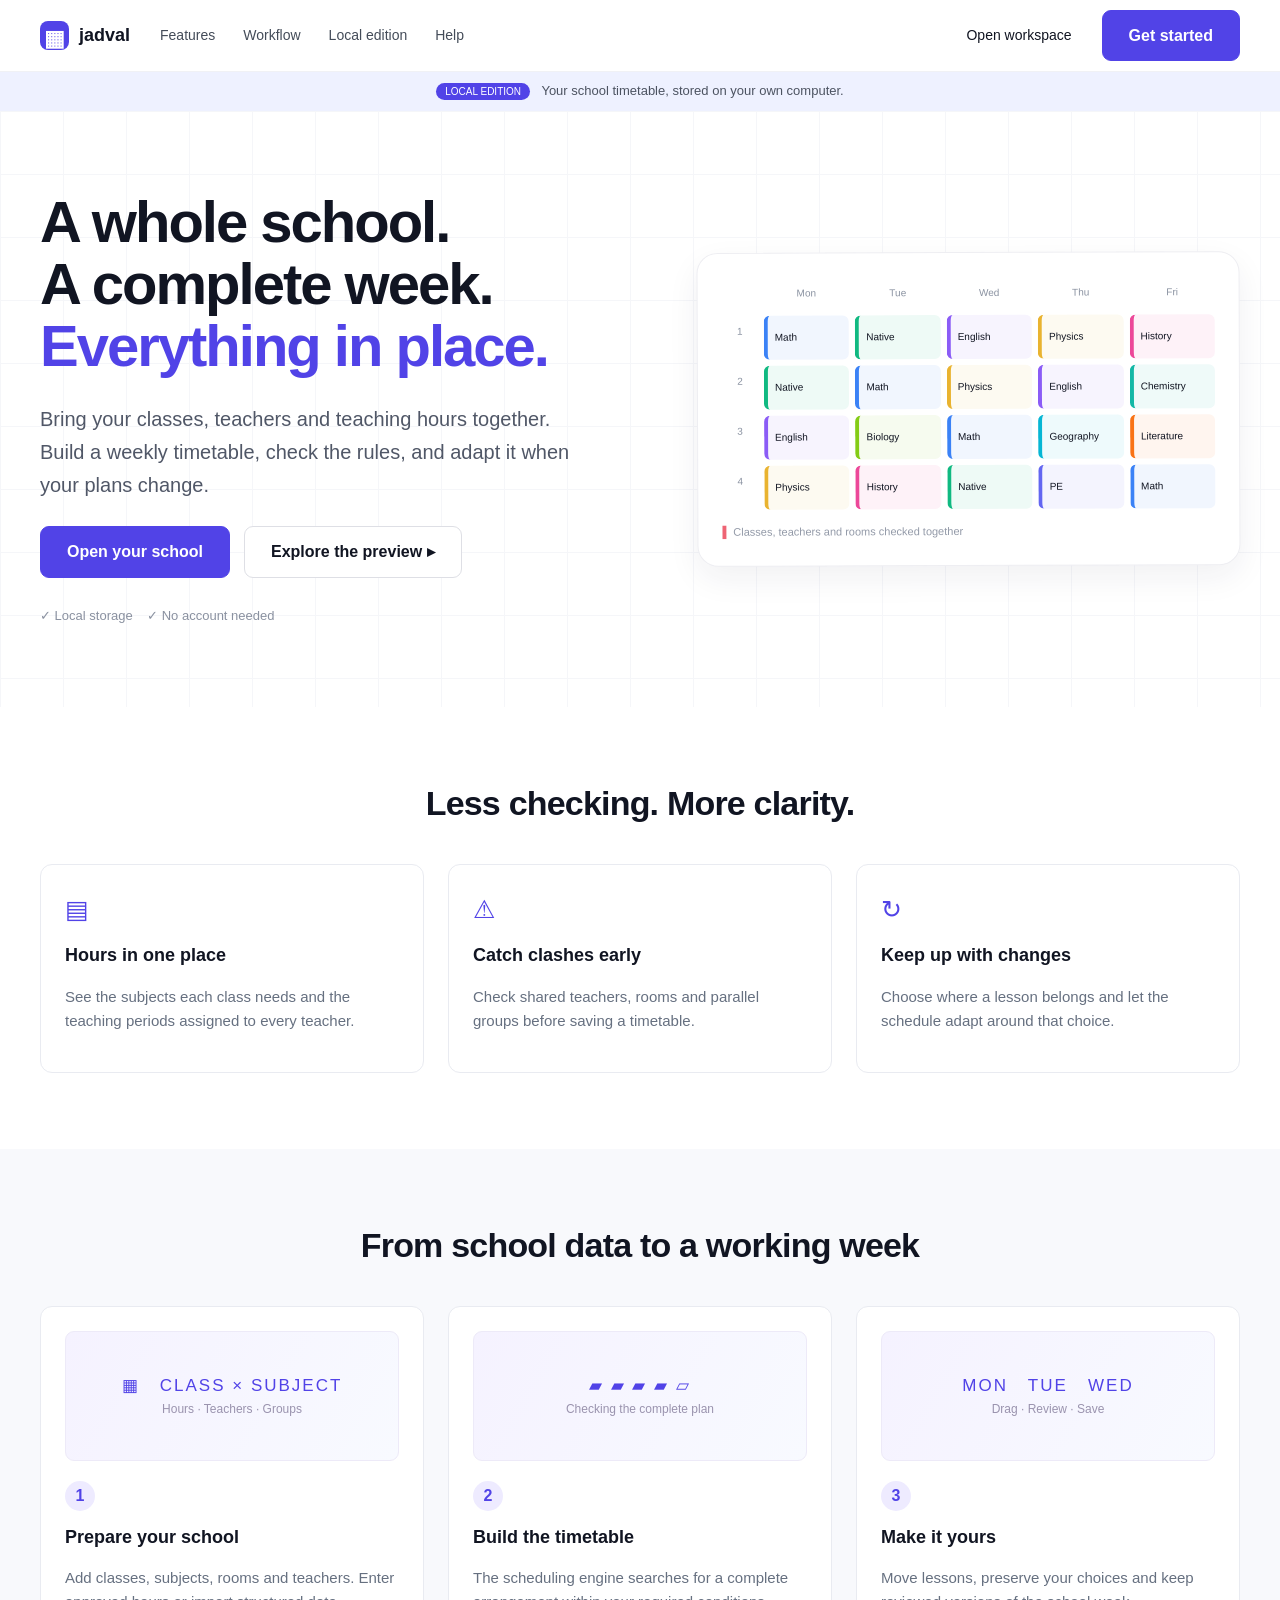
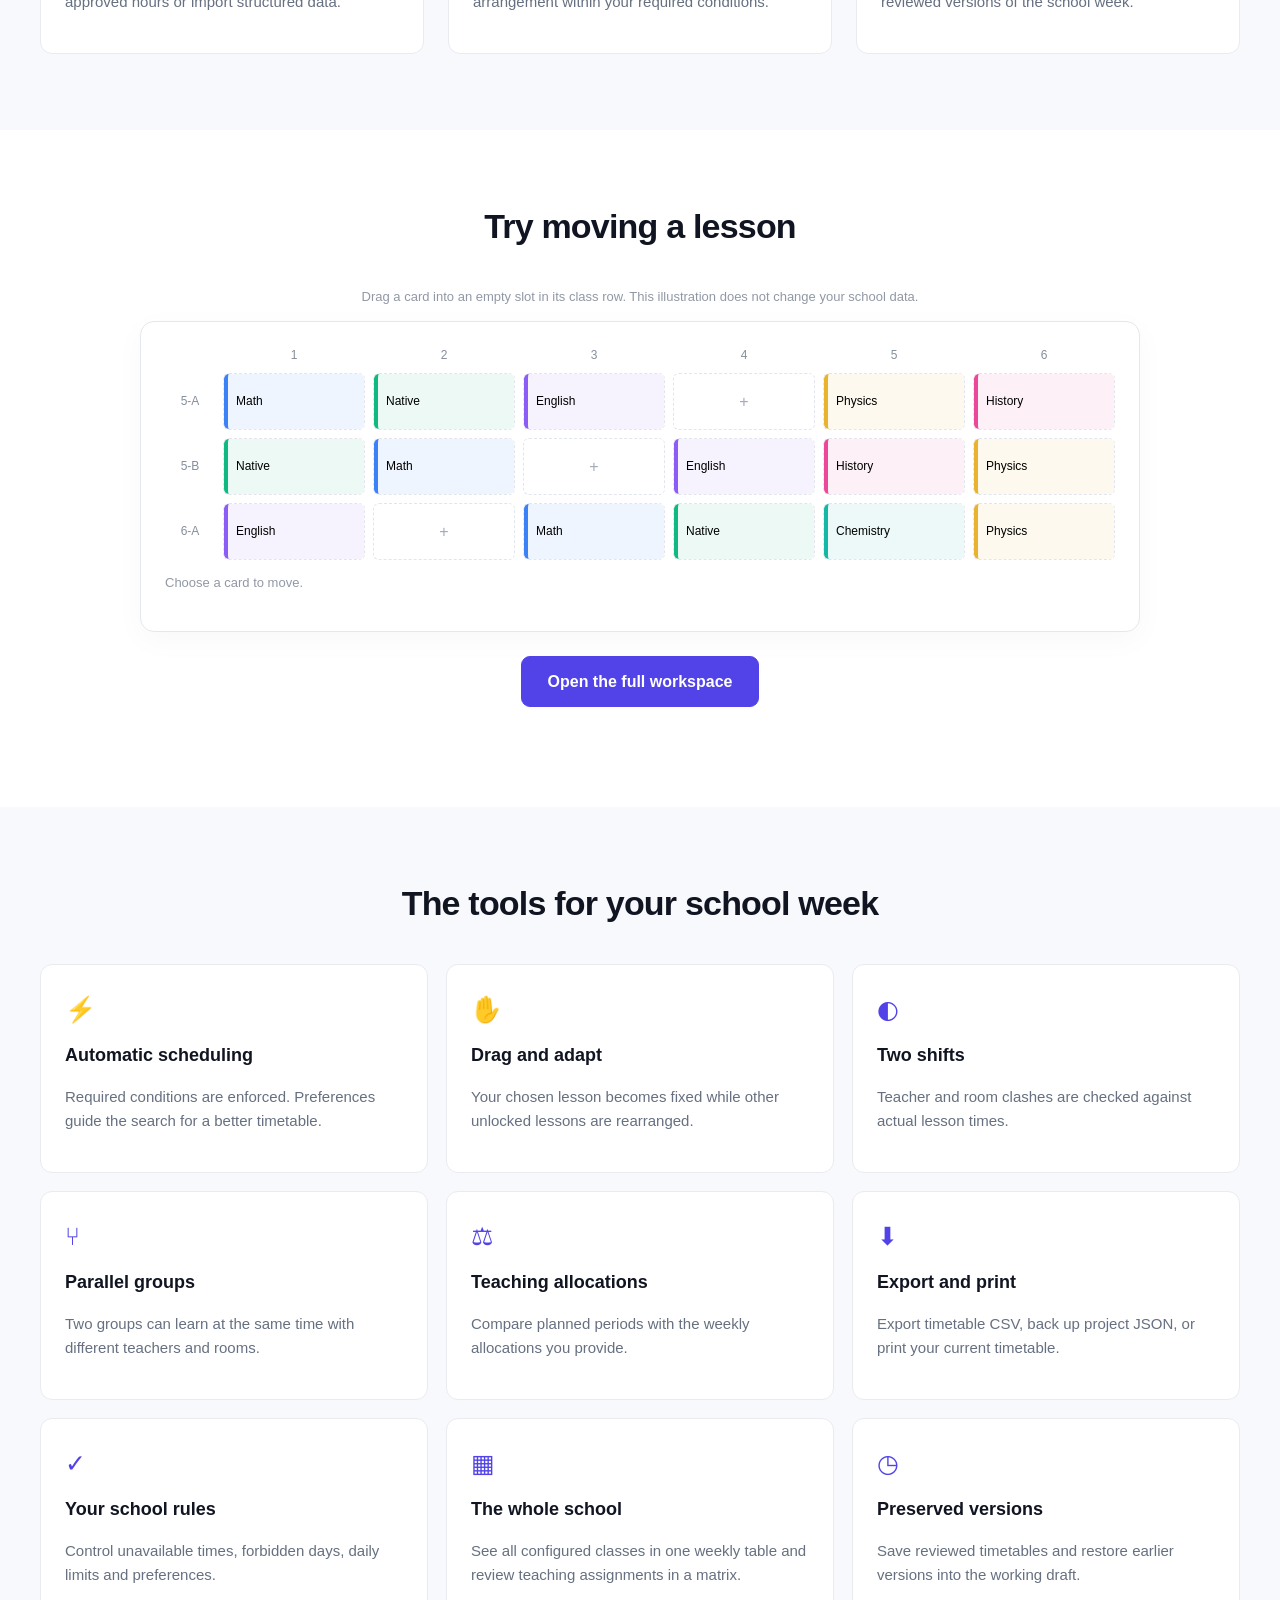
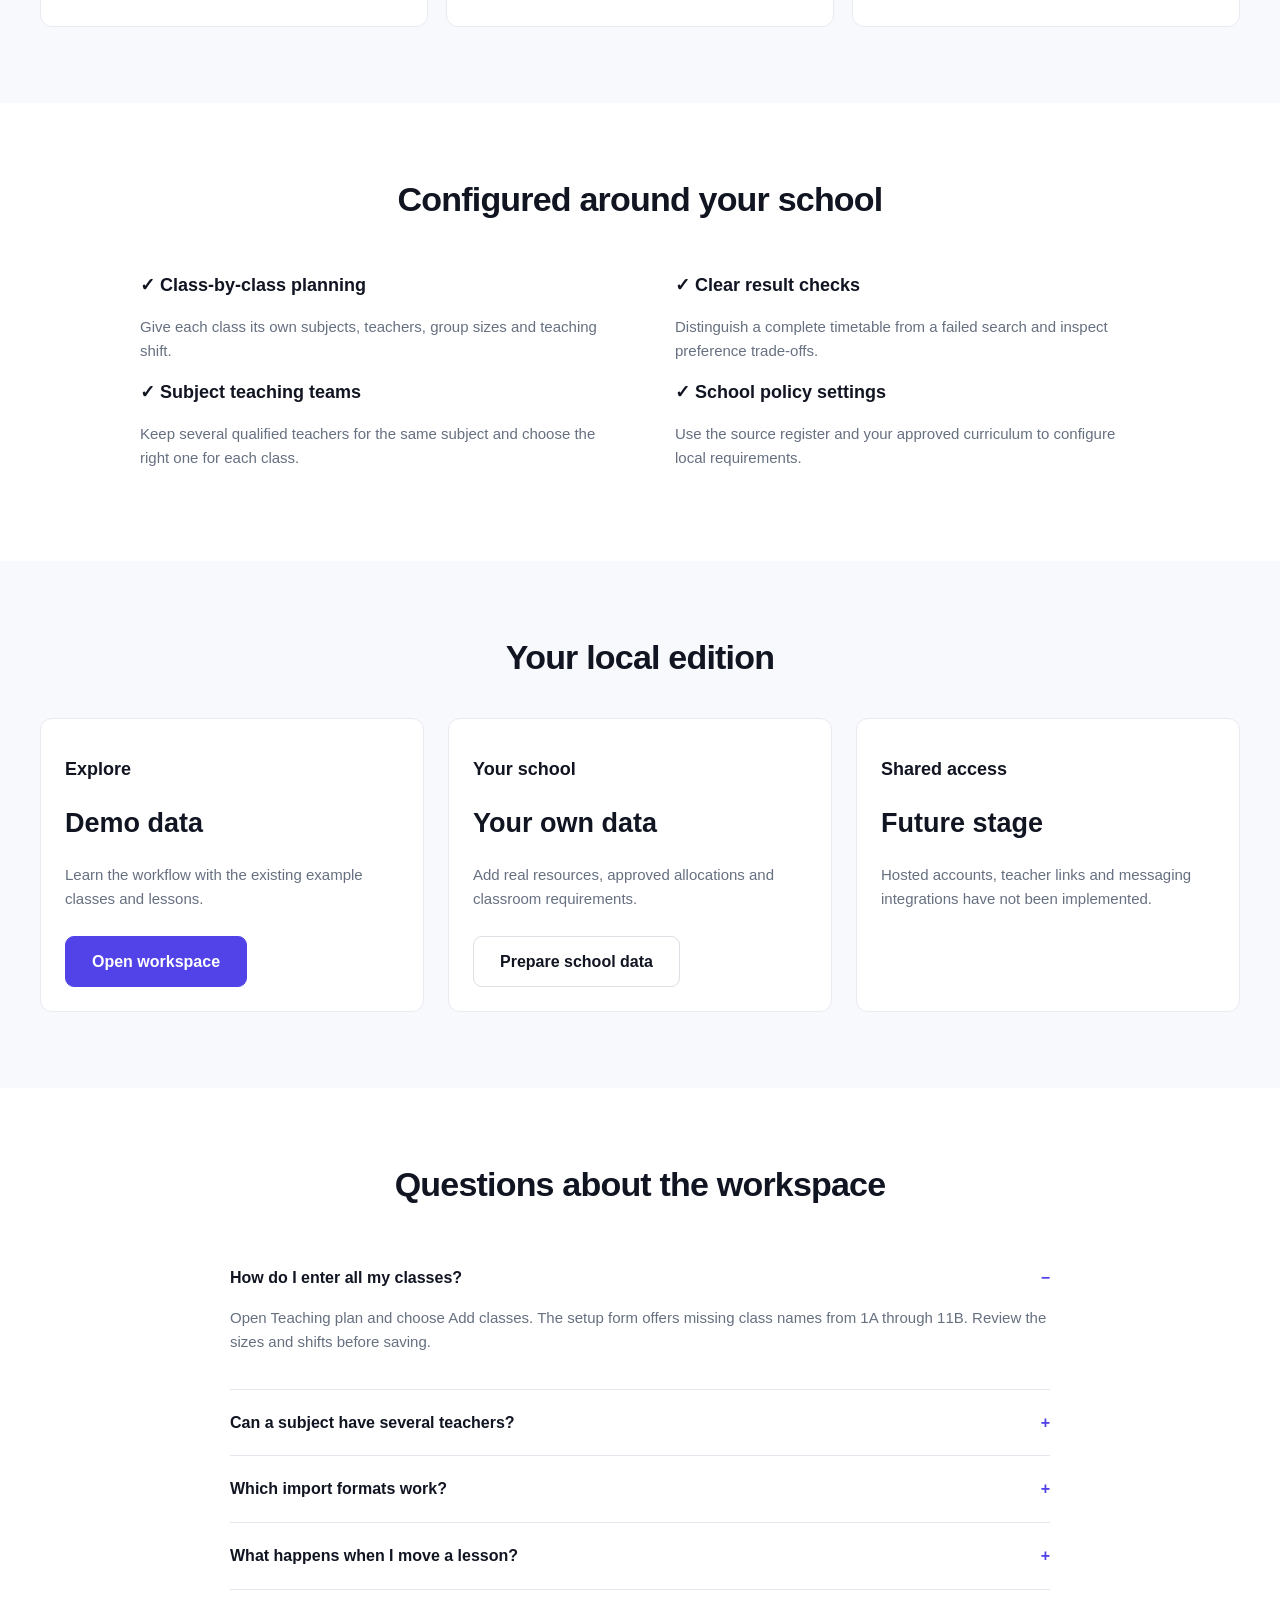
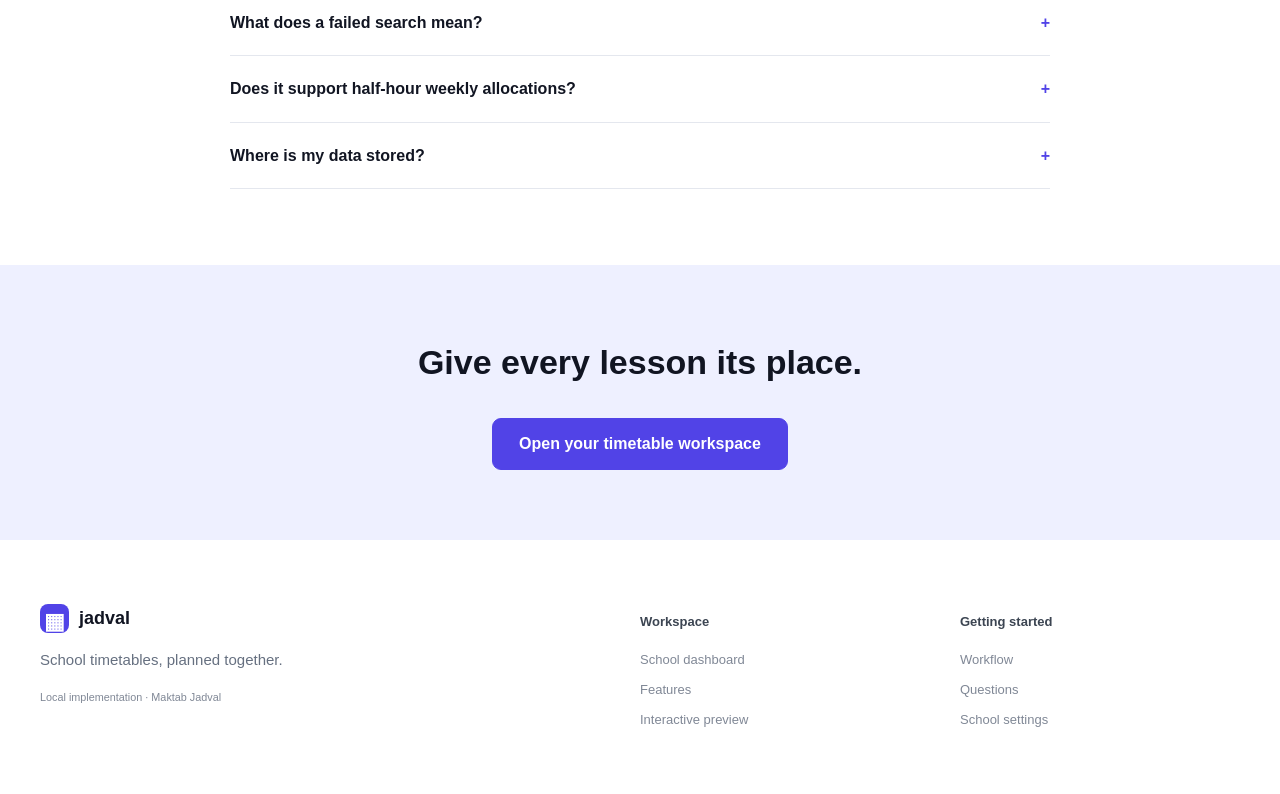
<file: static/landing.html>
<!doctype html>
<html lang="en"><head><meta charset="utf-8"><meta name="viewport" content="width=device-width,initial-scale=1"><title>Maktab Jadval · School scheduling</title><link rel="icon" href="data:,"><link rel="stylesheet" href="/static/landing.css"></head><body>
<header><a class="brand" href="/en"><span class="brand-icon">▦</span> jadval</a><nav><a href="#features">Features</a><a href="#workflow">Workflow</a><a href="#edition">Local edition</a><a href="#help">Help</a></nav><a class="text-link" href="/app">Open workspace</a><a class="btn primary" href="/app">Get started</a></header>
<div class="beta"><span>LOCAL EDITION</span> Your school timetable, stored on your own computer.</div>
<main><section class="hero"><div><h1>A whole school.<br>A complete week.<br><em>Everything in place.</em></h1><p>Bring your classes, teachers and teaching hours together. Build a weekly timetable, check the rules, and adapt it when your plans change.</p><div class="actions"><a class="btn primary" href="/app">Open your school</a><a class="btn" href="#demo">Explore the preview ▸</a></div><small>✓ Local storage &nbsp;&nbsp; ✓ No account needed</small></div><div class="hero-card"><div id="hero-grid"></div><div class="hero-caption">▌ Classes, teachers and rooms checked together</div></div></section>
<section class="section"><h2>Less checking. More clarity.</h2><div class="three"><article><span class="icon">▤</span><h3>Hours in one place</h3><p>See the subjects each class needs and the teaching periods assigned to every teacher.</p></article><article><span class="icon">⚠</span><h3>Catch clashes early</h3><p>Check shared teachers, rooms and parallel groups before saving a timetable.</p></article><article><span class="icon">↻</span><h3>Keep up with changes</h3><p>Choose where a lesson belongs and let the schedule adapt around that choice.</p></article></div></section>
<section id="workflow" class="section tint"><h2>From school data to a working week</h2><div class="three"><article><div class="screen-preview">▦ &nbsp; CLASS × SUBJECT<br><span>Hours · Teachers · Groups</span></div><b class="step">1</b><h3>Prepare your school</h3><p>Add classes, subjects, rooms and teachers. Enter approved hours or import structured data.</p></article><article><div class="screen-preview">▰ ▰ ▰ ▰ ▱<br><span>Checking the complete plan</span></div><b class="step">2</b><h3>Build the timetable</h3><p>The scheduling engine searches for a complete arrangement within your required conditions.</p></article><article><div class="screen-preview">MON &nbsp; TUE &nbsp; WED<br><span>Drag · Review · Save</span></div><b class="step">3</b><h3>Make it yours</h3><p>Move lessons, preserve your choices and keep reviewed versions of the school week.</p></article></div></section>
<section id="demo" class="section"><h2>Try moving a lesson</h2><p class="center muted">Drag a card into an empty slot in its class row. This illustration does not change your school data.</p><div class="demo-card"><div id="demo-grid"></div><p class="muted" id="demo-status" role="status">Choose a card to move.</p></div><div class="actions centered"><a href="/app" class="btn primary">Open the full workspace</a></div></section>
<section id="features" class="section tint"><h2>The tools for your school week</h2><div class="feature-grid"><article><span class="icon">⚡</span><h3>Automatic scheduling</h3><p>Required conditions are enforced. Preferences guide the search for a better timetable.</p></article><article><span class="icon">✋</span><h3>Drag and adapt</h3><p>Your chosen lesson becomes fixed while other unlocked lessons are rearranged.</p></article><article><span class="icon">◐</span><h3>Two shifts</h3><p>Teacher and room clashes are checked against actual lesson times.</p></article><article><span class="icon">⑂</span><h3>Parallel groups</h3><p>Two groups can learn at the same time with different teachers and rooms.</p></article><article><span class="icon">⚖</span><h3>Teaching allocations</h3><p>Compare planned periods with the weekly allocations you provide.</p></article><article><span class="icon">⬇</span><h3>Export and print</h3><p>Export timetable CSV, back up project JSON, or print your current timetable.</p></article><article><span class="icon">✓</span><h3>Your school rules</h3><p>Control unavailable times, forbidden days, daily limits and preferences.</p></article><article><span class="icon">▦</span><h3>The whole school</h3><p>See all configured classes in one weekly table and review teaching assignments in a matrix.</p></article><article><span class="icon">◷</span><h3>Preserved versions</h3><p>Save reviewed timetables and restore earlier versions into the working draft.</p></article></div></section>
<section class="section"><h2>Configured around your school</h2><div class="two"><div><h3>✓ Class-by-class planning</h3><p>Give each class its own subjects, teachers, group sizes and teaching shift.</p><h3>✓ Subject teaching teams</h3><p>Keep several qualified teachers for the same subject and choose the right one for each class.</p></div><div><h3>✓ Clear result checks</h3><p>Distinguish a complete timetable from a failed search and inspect preference trade-offs.</p><h3>✓ School policy settings</h3><p>Use the source register and your approved curriculum to configure local requirements.</p></div></div></section>
<section id="edition" class="section tint"><h2>Your local edition</h2><div class="three"><article class="edition"><h3>Explore</h3><strong>Demo data</strong><p>Learn the workflow with the existing example classes and lessons.</p><a href="/app" class="btn primary">Open workspace</a></article><article class="edition"><h3>Your school</h3><strong>Your own data</strong><p>Add real resources, approved allocations and classroom requirements.</p><a href="/app" class="btn">Prepare school data</a></article><article class="edition"><h3>Shared access</h3><strong>Future stage</strong><p>Hosted accounts, teacher links and messaging integrations have not been implemented.</p></article></div></section>
<section id="help" class="section faq"><h2>Questions about the workspace</h2><details open><summary>How do I enter all my classes?</summary><p>Open Teaching plan and choose Add classes. The setup form offers missing class names from 1A through 11B. Review the sizes and shifts before saving.</p></details><details><summary>Can a subject have several teachers?</summary><p>Yes. Use subject teaching teams to mark qualified teachers, then assign the appropriate teacher to each class. Split lessons use two separate teacher assignments.</p></details><details><summary>Which import formats work?</summary><p>Project JSON and structured teaching-plan CSV are supported. Arbitrary Excel sheets and PDFs require conversion before import.</p></details><details><summary>What happens when I move a lesson?</summary><p>The move editor shows the chosen time and rooms. Applying it locks the choice and attempts to repair the remaining timetable. A failed manual repair leaves the saved timetable unchanged.</p></details><details><summary>What does a failed search mean?</summary><p>The result distinguishes an impossible set of conditions from a timeout. Neither result is presented as a completed timetable.</p></details><details><summary>Does it support half-hour weekly allocations?</summary><p>The current model uses integer weekly sessions. Alternating-week allocations are not implemented yet.</p></details><details><summary>Where is my data stored?</summary><p>The application stores its database on this computer. Export project JSON for an input backup and save versions to preserve timetables.</p></details></section>
<section class="cta"><h2>Give every lesson its place.</h2><a class="btn primary" href="/app">Open your timetable workspace</a></section>
</main><footer><div><a class="brand" href="/en"><span class="brand-icon">▦</span> jadval</a><p>School timetables, planned together.</p><small>Local implementation · Maktab Jadval</small></div><div><h4>Workspace</h4><a href="/app">School dashboard</a><a href="#features">Features</a><a href="#demo">Interactive preview</a></div><div><h4>Getting started</h4><a href="#workflow">Workflow</a><a href="#help">Questions</a><a href="/app">School settings</a></div></footer><script src="/static/landing.js"></script></body></html>
</file>
<file: static/landing.css>
*{box-sizing:border-box}html{scroll-behavior:smooth;scroll-padding-top:80px}body{margin:0;color:#111522;font-family:Inter,'Segoe UI',Arial,sans-serif;font-size:16px;line-height:1.6;background:white}a{color:inherit;text-decoration:none}header{height:72px;display:flex;align-items:center;gap:30px;padding:0 40px;background:white;border-bottom:1px solid #f0f1f5;position:sticky;top:0;z-index:10}.brand{font-weight:750;display:flex;align-items:center;gap:10px;font-size:18px}.brand-icon{background:#5143e7;color:#fff;border-radius:8px;width:29px;height:29px;display:grid;place-items:center;font-size:22px}nav{display:flex;gap:28px;font-size:14px;color:#444c59}header .text-link{margin-left:auto;font-size:14px}.btn{display:inline-flex;align-items:center;justify-content:center;border:1px solid #dedfe5;border-radius:9px;background:white;padding:12px 26px;font-weight:600;white-space:nowrap}.btn.primary{background:#5143e7;color:white;border-color:#5143e7}.btn:hover{box-shadow:0 4px 14px #5143e720}.beta{padding:9px 20px;text-align:center;background:#eef1ff;font-size:13px;color:#4c5361}.beta span{background:#5143e7;color:white;border-radius:20px;font-size:10px;padding:3px 9px;margin-right:8px}.hero{display:grid;grid-template-columns:1.08fr 1fr;align-items:center;gap:70px;padding:80px 40px;min-height:590px;background-image:linear-gradient(#f5f6f9 1px,transparent 1px),linear-gradient(90deg,#f5f6f9 1px,transparent 1px);background-size:63px 63px}h1{font-size:58px;line-height:1.07;letter-spacing:-2px;font-weight:800;margin:0 0 26px}h1 em{font-style:normal;color:#5143e7}.hero p{font-size:20px;line-height:1.65;color:#505767;max-width:550px}.actions{display:flex;gap:14px;margin:24px 0}.hero small{color:#8a91a0;font-size:13px}.hero-card{border:1px solid #eeeef2;border-radius:21px;background:#fff;padding:24px;box-shadow:0 12px 32px #1d214210;transform:rotate(-.2deg)}.mini-grid{display:grid;grid-template-columns:36px repeat(5,1fr);gap:6px;font-size:10px}.mini-grid .label{padding:8px 2px;text-align:center;color:#8a92a1}.mini-lesson{padding:14px 7px;border-radius:6px;border-left:4px solid var(--color);background:color-mix(in srgb,var(--color) 7%,white);font-size:10px}.hero-caption{font-size:11px;color:#939aa8;margin-top:14px}.hero-caption:first-letter{color:#ee6474}.section{padding:76px 40px;max-width:1440px;margin:auto}.section h2{text-align:center;font-size:34px;letter-spacing:-.8px;line-height:1.2;margin:0 0 40px}.three{display:grid;grid-template-columns:repeat(3,1fr);gap:24px}.three article,.feature-grid article{padding:24px;border:1px solid #e9ebf1;border-radius:12px;background:white}h3{font-size:18px;margin:12px 0 8px}p{color:#667080;font-size:15px}.icon{font-size:25px;color:#5143e7}.tint{background:#f8f9fc;max-width:none}.two{display:grid;grid-template-columns:1fr 1fr;gap:70px;max-width:1000px;margin:auto}.feature-grid{display:grid;grid-template-columns:repeat(3,1fr);gap:18px}.step{display:inline-grid;place-items:center;width:30px;height:30px;border-radius:50%;background:#eeebff;color:#5143e7;margin-top:20px}.screen-preview{border:1px solid #edeaf8;border-radius:9px;height:130px;background:linear-gradient(120deg,#f5f2ff,#f8faff);display:flex;flex-direction:column;align-items:center;justify-content:center;color:#5143e7;font-size:17px;letter-spacing:2px}.screen-preview span{font-size:12px;letter-spacing:0;color:#9a93ae}.center{text-align:center}.muted{color:#9198a5;font-size:13px}.centered{justify-content:center}.demo-card{border:1px solid #e5e7ee;border-radius:14px;padding:24px;max-width:1000px;margin:auto;box-shadow:0 8px 30px #15193208}.demo-grid{display:grid;grid-template-columns:50px repeat(6,minmax(65px,1fr));gap:8px}.demo-grid>.label{color:#858e9c;text-align:center;font-size:12px;align-self:center}.demo-slot{min-height:55px;border:1px dashed #e2e5ed;border-radius:6px;display:flex;align-items:center;justify-content:center;color:#a5abba}.demo-slot button{border:0;border-left:4px solid var(--color);background:color-mix(in srgb,var(--color) 8%,white);border-radius:5px;width:100%;height:55px;text-align:left;padding:8px;cursor:grab;font:inherit;font-size:12px}.demo-slot.target{background:#eeeaff}.edition strong{font-size:27px;display:block;margin:18px 0}.edition .btn{margin-top:10px}.faq{max-width:900px}.faq details{border-bottom:1px solid #e4e7ee;padding:20px 0}.faq summary{cursor:pointer;font-size:16px;font-weight:550;list-style:none}.faq summary:after{content:'+';float:right;color:#5143e7}.faq details[open] summary:after{content:'−'}.cta{text-align:center;padding:70px 30px;background:#eef0ff}.cta h2{font-size:34px;margin-top:0}footer{display:grid;grid-template-columns:2fr 1fr 1fr;gap:40px;padding:55px 40px;max-width:1440px;margin:auto;color:#808896;font-size:13px}footer a{display:block;margin:9px 0}footer .brand{display:flex;color:#111522}footer h4{color:#3c4552}button:focus-visible,a:focus-visible,summary:focus-visible{outline:3px solid #a39afd;outline-offset:3px}@media(max-width:900px){header{padding:0 20px;gap:15px}nav{gap:14px}.hero{gap:30px;padding:55px 24px}h1{font-size:43px}.hero p{font-size:17px}.section{padding:50px 24px}.three,.feature-grid{gap:12px}.three article,.feature-grid article{padding:17px}}@media(max-width:650px){header nav,header .text-link{display:none}header .btn{margin-left:auto;padding:8px 13px}.hero{grid-template-columns:1fr;padding:45px 20px;gap:35px}h1{font-size:43px}.hero-card{padding:15px}.three,.feature-grid,.two{grid-template-columns:1fr}.section h2{font-size:28px}.demo-card{overflow:auto;padding:13px}.demo-grid{min-width:540px}.actions{flex-wrap:wrap}footer{grid-template-columns:1fr 1fr;padding:35px 20px}footer>div:first-child{grid-column:1/-1}}@media(prefers-reduced-motion:reduce){html{scroll-behavior:auto}}
</file>
